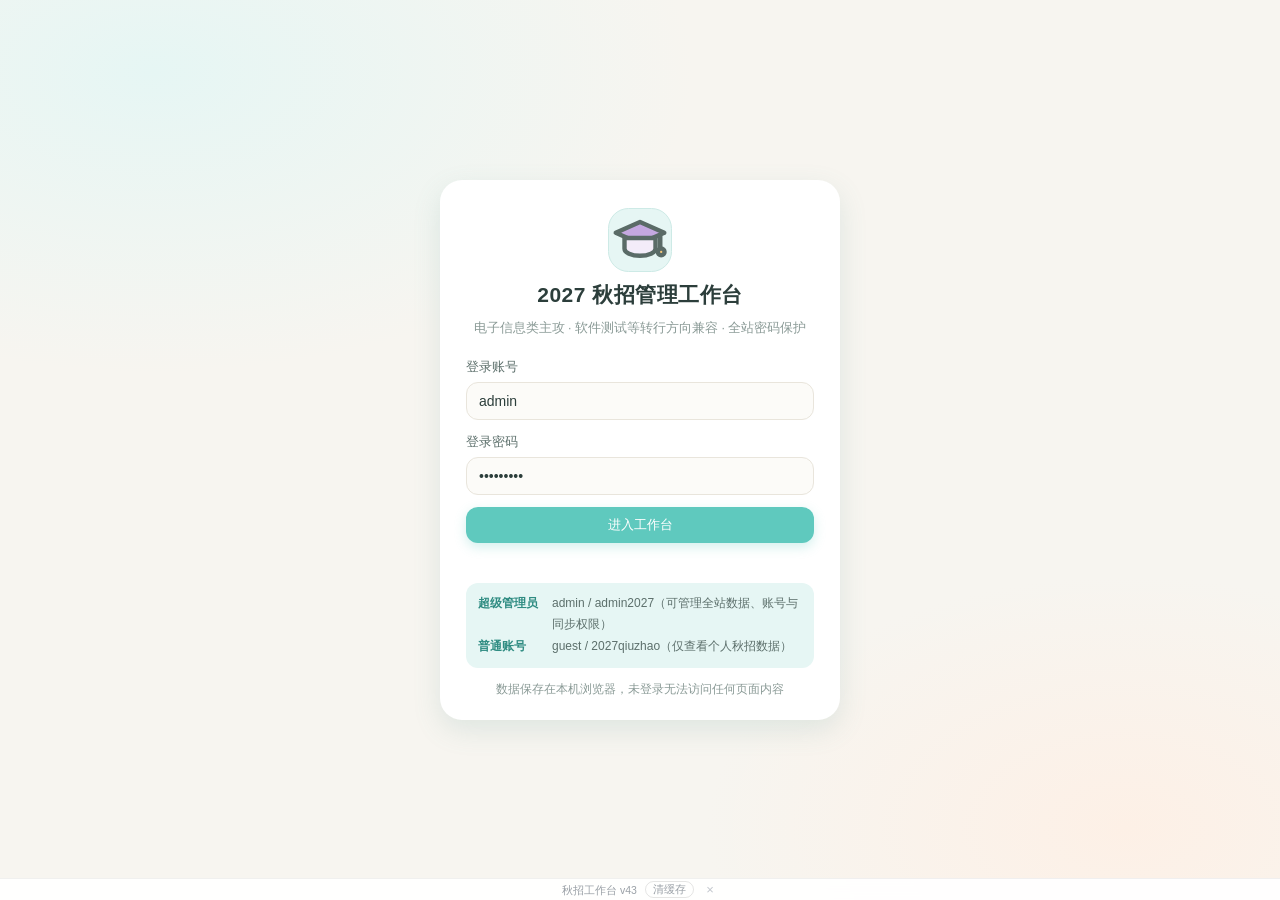
<file: index.html>
<!DOCTYPE html>
<html lang="zh-CN">
<head>
<meta charset="UTF-8">
<meta name="viewport" content="width=device-width, initial-scale=1, viewport-fit=cover">
<title>2027秋招管理工作台 · WorkBuddy</title>
<meta name="description" content="2027届秋招专属管理工作台：岗位投递、笔试、面试、简历、题库、Offer对比、待办、资源一站式管理">
<link rel="manifest" href="manifest.webmanifest">
<meta name="theme-color" content="#5FC9BE">
<meta name="apple-mobile-web-app-capable" content="yes">
<meta name="mobile-web-app-capable" content="yes">
<meta name="apple-mobile-web-app-status-bar-style" content="default">
<meta name="apple-mobile-web-app-title" content="秋招工作台">
<meta http-equiv="Cache-Control" content="no-cache, no-store, must-revalidate">
<meta http-equiv="Pragma" content="no-cache">
<meta http-equiv="Expires" content="0">
<link rel="apple-touch-icon" href="icons/icon-192.png">
<link rel="icon" type="image/png" href="icons/icon-192.png">
<link rel="stylesheet" href="styles.css?v=43">
<script>
/* 版本升级时强制清场：注销全部 Service Worker + 清空全部缓存 + 重载一次
   —— 彻底解决浏览器一直执行旧脚本导致菜单点不动的问题（只执行一次，不会循环） */
(function () {
  try {
    var V = 'v43';
    if (localStorage.getItem('qz_ver') !== V) {
      try { localStorage.setItem('qz_ver', V); } catch (e) { }
      if (window.caches && caches.keys) {
        caches.keys().then(function (ks) {
          return Promise.all(ks.map(function (k) { return caches.delete(k); }));
        }).catch(function () { });
      }
      if (navigator.serviceWorker && navigator.serviceWorker.getRegistrations) {
        navigator.serviceWorker.getRegistrations().then(function (rs) {
          rs.forEach(function (r) { r.unregister(); });
        }).catch(function () { });
      }
      if (location.search.indexOf('nc=') < 0) {
        var qs = location.search ? location.search + '&' : '?';
        location.replace(location.pathname + qs + 'nc=' + Date.now() + (location.hash || ''));
      }
    }
  } catch (e) { }
})();
</script>
</head>
<body>

<!-- 底部细提示条：显示实际加载的版本 + 清缓存入口，出错时整条变红；可点 × 隐藏 -->
<div id="verbar" class="verbar">
  <span id="verbarTxt">秋招工作台 v43</span>
  <button class="verbar-btn" onclick="return (window.QZ && QZ.hardReset) ? QZ.hardReset() : location.reload();">清缓存</button>
  <button class="verbar-x" title="隐藏这条提示（下次更新版本会重新出现）" onclick="return (window.QZ && QZ.hideVerbar) ? QZ.hideVerbar() : (document.getElementById('verbar').style.display='none');">&times;</button>
</div>

<!-- ========== 登录页 ========== -->
<div id="login" class="login-screen">
  <div class="login-bg"></div>
  <div class="login-card">
    <div class="login-head" id="loginIcon"></div>
    <h1 class="login-title">2027 秋招管理工作台</h1>
    <p class="login-sub">电子信息类主攻 · 软件测试等转行方向兼容 · 全站密码保护</p>
    <form id="loginForm" autocomplete="off" onsubmit="return (window.QZ && QZ.loginSubmit) ? QZ.loginSubmit(event) : false;">
      <label class="field">
        <span class="field-label">登录账号</span>
        <input id="loginUser" type="text" placeholder="请输入账号" value="admin" autocomplete="username">
      </label>
      <label class="field">
        <span class="field-label">登录密码</span>
        <input id="loginPass" type="password" placeholder="请输入密码" value="admin2027" autocomplete="current-password">
      </label>
      <button class="btn btn-primary btn-block" type="submit">进入工作台</button>
      <p class="login-err" id="loginErr"></p>
    </form>
    <div class="login-tips">
      <div class="tip-row"><b>超级管理员</b><span>admin / admin2027（可管理全站数据、账号与同步权限）</span></div>
      <div class="tip-row"><b>普通账号</b><span>guest / 2027qiuzhao（仅查看个人秋招数据）</span></div>
    </div>
    <p class="login-foot">数据保存在本机浏览器，未登录无法访问任何页面内容</p>
  </div>
</div>

<!-- ========== 工作台主体 ========== -->
<div id="app" class="app hidden">
  <aside id="sidebar" class="sidebar">
    <div class="brand">
      <div class="brand-icon" id="brandIcon"></div>
      <div class="brand-text">
        <strong>秋招工作台</strong>
        <span>2027 Campus Recruit</span>
      </div>
    </div>
    <nav class="nav" id="nav"></nav>
    <div class="side-foot">
      <div class="side-user" id="sideUser"></div>
      <button class="btn btn-ghost btn-sm btn-block" id="logoutBtn">退出登录</button>
    </div>
  </aside>
  <div class="scrim" id="scrim"></div>

  <main class="main">
    <header class="topbar">
      <button class="icon-btn only-mobile" id="menuBtn" aria-label="展开菜单">☰</button>
      <div class="topbar-title">
        <h1 id="pageTitle">首页总览</h1>
        <p id="pageDesc">秋招全局数据看板</p>
      </div>
      <div class="topbar-actions">
        <span class="chip" id="roleChip"></span>
        <button class="btn btn-soft btn-sm" id="syncBtn">飞书同步</button>
        <button class="btn btn-soft btn-sm" id="exportBtn">导出备份</button>
      </div>
    </header>
    <div class="content" id="content"></div>
    <footer class="foot">
      <span>WorkBuddy 秋招工作台 · 数据存于本机浏览器，建议定期导出备份</span>
      <span id="footSync" class="foot-sync"></span>
    </footer>
  </main>
</div>

<div id="modalRoot"></div>
<div id="toast" class="toast"></div>
<button id="installBtn" class="install-btn hidden">添加到手机主屏幕</button>

<!-- 常驻诊断胶囊：显示实际加载版本与错误原文，便于快速定位 -->
<div id="diag" class="diag-pill"></div>
<script>
function qzShowErr(msg) {
  if (window.QZ && QZ.paintDiag) { try { QZ.paintDiag(msg, true); } catch (e) { } }
  var vb = document.getElementById('verbarTxt'), bar = document.getElementById('verbar');
  if (vb) vb.textContent = 'v43 · ' + msg;
  if (bar) bar.style.background = '#ff4d4f';
  var d = document.getElementById('diag');
  if (d) { d.className = 'diag-pill bad'; d.style.display = 'block'; d.textContent = msg; }
}
window.addEventListener('error', function (ev) {
  qzShowErr('脚本错误：' + (ev.message || '未知') + ' @' +
    String(ev.filename || '').split('/').pop() + ':' + ev.lineno);
});
window.addEventListener('unhandledrejection', function (ev) {
  qzShowErr('异步错误：' + ((ev.reason && ev.reason.message) || ev.reason || '未知'));
});
</script>
<script src="resume-parser.js?v=43" defer></script>
<script src="resume-store.js?v=43" defer></script>
<script src="pdf-text.js?v=43" defer></script>
<script src="fit-analyzer.js?v=43" defer></script>
<script src="data.js?v=43" defer></script>
<script src="core.js?v=43" defer></script>
<script src="pages.js?v=43" defer></script>
<script>
  if ('serviceWorker' in navigator) {
    window.addEventListener('load', function () {
      navigator.serviceWorker.register('sw.js?v=43').catch(function () {});
      // 新版本 Service Worker 接管后自动刷新一次，保证总是展示最新版本
      var refreshing = false;
      navigator.serviceWorker.addEventListener('controllerchange', function () {
        if (refreshing) return;
        refreshing = true;
        window.location.reload();
      });
    });
  }
</script>
</body>
</html>
</file>
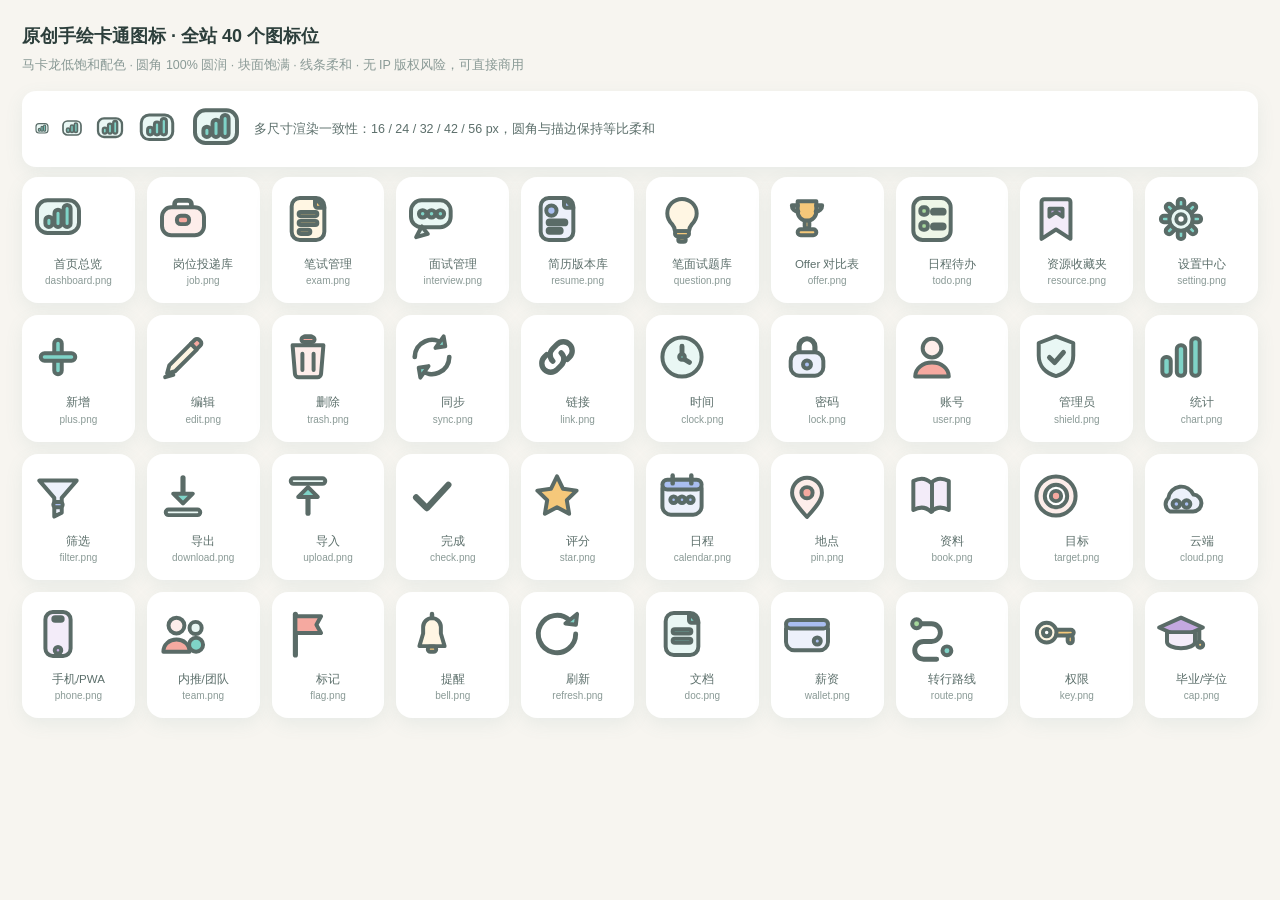
<file: icons-preview.html>
<!DOCTYPE html>
<html lang="zh-CN">
<head>
<meta charset="UTF-8">
<meta name="viewport" content="width=device-width, initial-scale=1">
<title>图标风格预览 · 秋招工作台</title>
<link rel="stylesheet" href="styles.css?v=32">
<style>
  body{padding:22px;background:var(--cream)}
  h1{font-size:18px;margin-bottom:4px}
  .sub{font-size:12.5px;color:var(--muted);margin-bottom:16px}
  .grid{display:grid;grid-template-columns:repeat(auto-fill,minmax(110px,1fr));gap:12px}
  .ic{background:#fff;border-radius:16px;box-shadow:var(--shadow);padding:14px 8px;text-align:center}
  .ic .name{font-size:11.5px;color:var(--text-2);margin-top:8px}
  .ic .key{font-size:10px;color:var(--muted)}
  .row{display:flex;gap:10px;align-items:center;background:#fff;border-radius:14px;padding:10px 12px;margin-bottom:10px;box-shadow:var(--shadow)}
</style>
</head>
<body>
<h1>原创手绘卡通图标 · 全站 40 个图标位</h1>
<p class="sub">马卡龙低饱和配色 · 圆角 100% 圆润 · 块面饱满 · 线条柔和 · 无 IP 版权风险，可直接商用</p>

<div id="bar"></div>
<div class="grid" id="g"></div>

<script src="data.js?v=32"></script>
<script>
  var labels = {
    dashboard:'首页总览', job:'岗位投递库', exam:'笔试管理', interview:'面试管理', resume:'简历版本库',
    question:'笔面试题库', offer:'Offer 对比表', todo:'日程待办', resource:'资源收藏夹', setting:'设置中心',
    plus:'新增', edit:'编辑', trash:'删除', sync:'同步', link:'链接', clock:'时间', lock:'密码',
    user:'账号', shield:'管理员', chart:'统计', filter:'筛选', download:'导出', upload:'导入',
    check:'完成', star:'评分', calendar:'日程', pin:'地点', book:'资料', target:'目标', cloud:'云端',
    phone:'手机/PWA', team:'内推/团队', flag:'标记', bell:'提醒', refresh:'刷新', doc:'文档',
    wallet:'薪资', route:'转行路线', key:'权限', cap:'毕业/学位'
  };
  var keys = QZ_DATA.ICON_KEYS;
  if (!QZ_DATA.artSvg) {
    document.getElementById('g').innerHTML =
      '<div style="grid-column:1/-1" class="empty">检测到浏览器缓存了旧版本：请按 <b>Ctrl + F5</b> 强制刷新一次即可看到最新图标（已修复自动更新机制，之后无需再手动强刷）</div>';
  } else {
  document.getElementById('g').innerHTML = keys.map(function (k) {
    return '<div class="ic">' + QZ_DATA.artSvg(k, 56) +
      '<div class="name">' + (labels[k] || k) + '</div><div class="key">' + k + '.png</div></div>';
  }).join('');
  }
  document.getElementById('bar').innerHTML = '<div class="row">' +
    [16, 24, 32, 42, 56].map(function (s) { return QZ_DATA.artSvg('dashboard', s); }).join('') +
    '<span style="font-size:12.5px;color:var(--text-2)">多尺寸渲染一致性：16 / 24 / 32 / 42 / 56 px，圆角与描边保持等比柔和</span></div>';
</script>
</body>
</html>
</file>
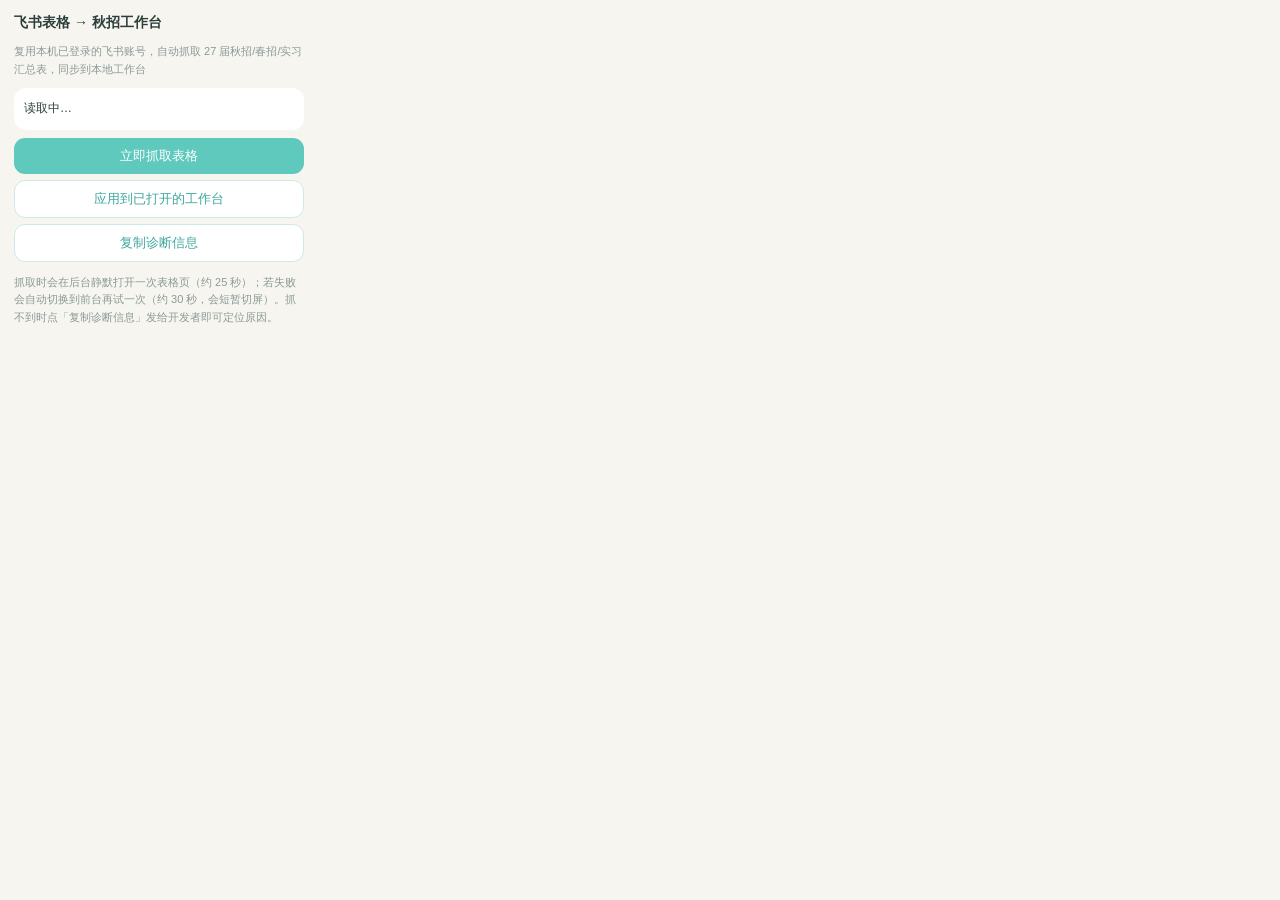
<file: feishu-bridge/popup.html>
<!DOCTYPE html>
<html lang="zh-CN">
<head>
<meta charset="UTF-8">
<style>
  body{width:290px;padding:14px;font-family:"PingFang SC","Microsoft YaHei",sans-serif;background:#F7F5F0;color:#2C3E3B;margin:0}
  h3{margin:0 0 4px;font-size:14px}
  .sub{font-size:11px;color:#8A9A96;line-height:1.6;margin-bottom:10px}
  .row{background:#fff;border-radius:12px;padding:10px;font-size:12px;margin-bottom:8px;line-height:1.8}
  button{width:100%;padding:9px;border:none;border-radius:11px;background:#5FC9BE;color:#fff;font-size:13px;cursor:pointer;margin-bottom:6px}
  button.ghost{background:#fff;color:#3FA79C;border:1px solid #CDEAE6}
  .tip{font-size:11px;color:#8A9A96;line-height:1.6;margin-top:6px}
</style>
</head>
<body>
<h3>飞书表格 → 秋招工作台</h3>
<p class="sub">复用本机已登录的飞书账号，自动抓取 27 届秋招/春招/实习汇总表，同步到本地工作台</p>
<div class="row" id="state">读取中…</div>
<button id="sync">立即抓取表格</button>
<button id="push" class="ghost">应用到已打开的工作台</button>
<button id="copy" class="ghost">复制诊断信息</button>
<p class="tip">抓取时会在后台静默打开一次表格页（约 25 秒）；若失败会自动切换到前台再试一次（约 30 秒，会短暂切屏）。抓不到时点「复制诊断信息」发给开发者即可定位原因。</p>
<script src="popup.js"></script>
</body>
</html>
</file>
<file: styles.css>
/* =======================================================
   2027 秋招管理工作台 · 全局样式
   配色方案 B：浅青主色 + 米白背景 + 纯白卡片（低饱和清爽）
   ======================================================= */
:root{
  --teal:#5FC9BE;
  --teal-deep:#3FA79C;
  --teal-dark:#2F8C82;
  --teal-soft:#E6F6F4;
  --teal-line:#CDEAE6;

  --cream:#F7F5F0;
  --cream-2:#F1EEE7;
  --card:#FFFFFF;

  --text:#2C3E3B;
  --text-2:#5C6F6B;
  --muted:#8A9A96;
  --border:#E9E5DC;

  --red:#FF8A7A;      /* 柔和珊瑚红 */
  --yellow:#FFD79A;   /* 暖黄 */
  --skin:#FFE3C4;
  --ink:#3A3226;

  --ok:#4CAF9B;
  --warn:#E9A23B;
  --danger:#E4725F;
  --info:#6BA8E8;

  --radius:18px;
  --radius-sm:12px;
  --shadow:0 6px 18px rgba(95,150,143,.10);
  --shadow-hi:0 10px 28px rgba(95,150,143,.16);
  --sidebar-w:236px;
  --sidebar-w-m:74px;
}

*{box-sizing:border-box;-webkit-tap-highlight-color:transparent}
html,body{margin:0;padding:0}
body{
  font-family:"PingFang SC","Microsoft YaHei","Hiragino Sans GB","Helvetica Neue",Arial,sans-serif;
  background:var(--cream);
  color:var(--text);
  font-size:14px;
  line-height:1.6;
  -webkit-font-smoothing:antialiased;
}
h1,h2,h3,h4,p{margin:0}
ul{margin:0;padding:0;list-style:none}
a{color:var(--teal-dark);text-decoration:none}
button,input,select,textarea{font-family:inherit;font-size:14px;color:inherit}
.hidden{display:none !important}
img,svg{display:block}

/* 分页条 */
.pager{
  display:flex;flex-wrap:wrap;align-items:center;justify-content:center;gap:10px;
  margin-top:14px;padding:10px;background:#f7fbfa;border:1px solid var(--border);border-radius:12px;
}
.pager .btn:disabled{opacity:.45;cursor:not-allowed}
.pager select{padding:3px 6px;border:1px solid var(--border);border-radius:6px;background:#fff;color:var(--text-2)}

/* 菜单项改为锚点后：去掉下划线、继承配色 */
a.nav-item{text-decoration:none;color:var(--text-2)}
a.nav-item:hover{text-decoration:none}
a.nav-item.active{color:var(--teal-dark)}

/* 常驻版本条：屏幕最底部一条极细的浅色提示，平时不抢视线，出错时才变红 */
.verbar{
  position:fixed;left:0;right:0;bottom:0;z-index:99999;height:22px;
  display:flex;align-items:center;justify-content:center;gap:8px;
  padding:0 10px;background:rgba(255,255,255,.92);color:#9AA0A6;
  font-size:10.5px;line-height:22px;white-space:nowrap;
  border-top:1px solid rgba(0,0,0,.06);backdrop-filter:blur(4px);
}
.verbar #verbarTxt{flex:0 1 auto;min-width:0;overflow:hidden;text-overflow:ellipsis}
.verbar-btn{
  flex:0 0 auto;height:17px;padding:0 7px;border:1px solid rgba(0,0,0,.1);border-radius:9px;
  background:transparent;color:#9AA0A6;font-size:10.5px;cursor:pointer;line-height:1;
}
.verbar-btn:hover{color:var(--teal-dark);border-color:var(--teal)}
.verbar-x{
  flex:0 0 auto;width:16px;height:16px;padding:0;margin:0;line-height:14px;
  border:none;background:transparent;color:#C2C6CC;font-size:13px;cursor:pointer;
}
.verbar-x:hover{color:#666}
.verbar.bad{background:#ff4d4f;color:#fff;border-top-color:#ff4d4f}
.verbar.bad .verbar-btn,.verbar.bad .verbar-x{color:#fff;border-color:rgba(255,255,255,.6)}
body{padding-bottom:24px}

/* 常驻诊断胶囊：右下角显示版本号 / 错误原文 */
.diag-pill{
  display:none;position:fixed;right:12px;bottom:12px;z-index:9999;
  max-width:78vw;word-break:break-all;
  padding:6px 14px;border-radius:20px;font-size:12px;line-height:1.5;
  color:#fff;background:rgba(95,201,190,.94);
  box-shadow:0 6px 18px rgba(0,0,0,.18);pointer-events:none;
}
.diag-pill.bad{background:#ff4d4f}

/* ---------------- 登录页 ---------------- */
.login-screen{
  position:fixed;inset:0;z-index:100;
  display:flex;align-items:center;justify-content:center;padding:20px;
  background:
    radial-gradient(900px 500px at 12% 8%, #E6F6F4 0%, transparent 60%),
    radial-gradient(700px 420px at 88% 92%, #FDF0E6 0%, transparent 60%),
    var(--cream);
  overflow:auto;
}
.login-card{
  width:100%;max-width:400px;background:var(--card);
  border-radius:22px;box-shadow:var(--shadow-hi);
  padding:28px 26px 22px;position:relative;z-index:2;
}
.login-head{display:flex;justify-content:center;margin-bottom:6px}
.login-title{font-size:21px;text-align:center;letter-spacing:.5px}
.login-sub{margin:6px 0 18px;text-align:center;color:var(--muted);font-size:12.5px;line-height:1.7}
.field{display:block;margin-bottom:12px}
.field-label{display:block;font-size:12.5px;color:var(--text-2);margin-bottom:5px}
.field input,.field select,.field textarea{
  width:100%;padding:10px 12px;border:1px solid var(--border);border-radius:var(--radius-sm);
  background:#FCFBF8;outline:none;transition:.18s;
}
.field input:focus,.field select:focus,.field textarea:focus{
  border-color:var(--teal);background:#fff;box-shadow:0 0 0 3px rgba(95,201,190,.14)
}
.login-err{color:var(--danger);font-size:12.5px;min-height:18px;margin-top:8px;text-align:center}
.login-tips{margin-top:14px;background:var(--teal-soft);border-radius:var(--radius-sm);padding:10px 12px}
.tip-row{display:flex;gap:8px;font-size:12px;color:var(--text-2);line-height:1.8}
.tip-row b{flex:0 0 66px;color:var(--teal-dark)}
.login-foot{margin-top:12px;font-size:11.5px;color:var(--muted);text-align:center}

/* ---------------- 布局 ---------------- */
.app{display:flex;min-height:100vh}
.sidebar{
  position:fixed;top:0;left:0;bottom:0;width:var(--sidebar-w);z-index:40;
  background:linear-gradient(180,#FFFFFF 0%,#FBFDFC 100%);
  border-right:1px solid var(--border);
  display:flex;flex-direction:column;
}
.brand{display:flex;align-items:center;gap:10px;padding:16px 14px;border-bottom:1px solid var(--border)}
.brand-icon{flex:0 0 40px}
.brand-text strong{display:block;font-size:14.5px;letter-spacing:.3px}
.brand-text span{display:block;font-size:10.5px;color:var(--muted);letter-spacing:.4px}
.nav{flex:1;overflow-y:auto;padding:10px 8px 14px}
.nav-item{
  display:flex;align-items:center;gap:10px;width:100%;
  padding:8px 10px;margin-bottom:4px;border:none;border-radius:14px;
  background:transparent;cursor:pointer;text-align:left;transition:.16s;color:var(--text-2);
}
.nav-item:hover{background:var(--teal-soft);color:var(--teal-dark)}
.nav-item.active{background:var(--teal-soft);color:var(--teal-dark);box-shadow:inset 0 0 0 1px var(--teal-line)}
.nav-item.active .nav-text strong{color:var(--teal-dark)}
.nav-text strong{display:block;font-size:13.5px;color:var(--text);font-weight:600}
.nav-text span{display:block;font-size:10.5px;color:var(--muted)}
.nav-badge{
  margin-left:auto;min-width:20px;height:20px;padding:0 6px;border-radius:10px;
  background:var(--red);color:#fff;font-size:11px;display:flex;align-items:center;justify-content:center;
}
.side-foot{padding:10px;border-top:1px solid var(--border)}
.side-user{
  display:flex;align-items:center;gap:8px;padding:6px 8px;margin-bottom:8px;
  background:var(--cream);border-radius:12px;
}
.side-user .su-name{font-size:12.5px;font-weight:600;line-height:1.3}
.side-user .su-role{font-size:10.5px;color:var(--muted)}

.main{flex:1;margin-left:var(--sidebar-w);min-width:0;display:flex;flex-direction:column}
.topbar{
  position:sticky;top:0;z-index:30;
  display:flex;align-items:center;gap:12px;
  padding:14px 22px;background:rgba(247,245,240,.94);
  backdrop-filter:blur(8px);border-bottom:1px solid var(--border);
}
.topbar-title h1{font-size:18px;letter-spacing:.3px}
.topbar-title p{font-size:12px;color:var(--muted);margin-top:1px}
.topbar-actions{margin-left:auto;display:flex;align-items:center;gap:8px}
.content{padding:18px 22px 26px;flex:1}
.foot{
  padding:12px 22px 18px;display:flex;justify-content:space-between;gap:10px;
  font-size:11.5px;color:var(--muted);border-top:1px solid var(--border);flex-wrap:wrap;
}
.foot-sync{color:var(--teal-dark)}
.scrim{display:none}

/* ---------------- 卡片规范 ---------------- */
.grid{display:grid;gap:14px}
.grid-4{grid-template-columns:repeat(4,minmax(0,1fr))}
.grid-3{grid-template-columns:repeat(3,minmax(0,1fr))}
.grid-2{grid-template-columns:repeat(2,minmax(0,1fr))}
.grid-6{grid-template-columns:repeat(6,minmax(0,1fr))}
.grid-q{grid-template-columns:minmax(0,1fr) 320px}

.card{
  background:var(--card);border-radius:var(--radius);box-shadow:var(--shadow);
  padding:16px 16px 16px;display:flex;flex-direction:column;gap:12px;
}
.card-head{display:flex;align-items:flex-start;gap:11px}
.card-icon{flex:0 0 42px}
.card-titles{min-width:0;flex:1}
.card-title{font-size:14.5px;font-weight:600;letter-spacing:.2px}
.card-desc{font-size:12px;color:var(--muted);margin-top:2px;line-height:1.6}
.card-tools{margin-left:auto;display:flex;gap:6px;flex-wrap:wrap;justify-content:flex-end}
.card-body{font-size:13px;color:var(--text-2)}
/* 图标层：自定义图片优先 + 原创手绘卡通图标回退 */
.nx-icon-img{
  position:relative;display:inline-flex;align-items:center;justify-content:center;flex:0 0 auto;
  border-radius:32%;background:var(--teal-soft);border:1.5px solid var(--teal-line);
  overflow:hidden;line-height:1;vertical-align:middle;
}
.nx-icon-img img{width:88%;height:88%;object-fit:contain;display:block}
.nx-icon-img.tiny{background:transparent;border:none;border-radius:0;overflow:visible}
.nx-icon-img.tiny img{width:100%;height:100%}
.nx-fb{display:none;align-items:center;justify-content:center;width:100%;height:100%}

.stat-card{padding:14px}
.stat-value{font-size:26px;font-weight:700;color:var(--teal-dark);line-height:1.2}
.stat-label{font-size:12px;color:var(--text-2);margin-top:2px}
.stat-sub{font-size:11px;color:var(--muted);margin-top:4px}
.stat-bar{height:6px;border-radius:4px;background:var(--teal-soft);overflow:hidden;margin-top:8px}
.stat-bar i{display:block;height:100%;background:linear-gradient(90deg,var(--teal),var(--teal-deep));border-radius:4px}

.kv{display:grid;grid-template-columns:auto 1fr;gap:6px 12px;font-size:12.5px}
.kv dt{color:var(--muted)}
.kv dd{margin:0;color:var(--text);word-break:break-all}

/* ---------------- 组件 ---------------- */
.btn{
  border:1px solid transparent;border-radius:12px;padding:8px 14px;cursor:pointer;
  background:var(--teal-soft);color:var(--teal-dark);font-size:13px;transition:.16s;
  display:inline-flex;align-items:center;gap:6px;justify-content:center;
}
.btn:hover{filter:brightness(.97)}
.btn-primary{background:var(--teal);color:#fff;box-shadow:0 4px 12px rgba(95,201,190,.28)}
.btn-primary:hover{background:var(--teal-deep)}
.btn-soft{background:var(--teal-soft);color:var(--teal-dark)}
.btn-ghost{background:#fff;border-color:var(--border);color:var(--text-2)}
.btn-danger{background:#FDEDEA;color:var(--danger)}
.btn-sm{padding:6px 10px;font-size:12px;border-radius:10px}
.btn-block{width:100%}
.btn:disabled{opacity:.5;cursor:not-allowed}
.icon-btn{
  width:34px;height:34px;border-radius:10px;border:1px solid var(--border);
  background:#fff;cursor:pointer;font-size:15px;line-height:1;color:var(--text-2);
}
.only-mobile{display:none}

.chip{
  display:inline-flex;align-items:center;gap:5px;padding:4px 10px;border-radius:20px;
  background:var(--teal-soft);color:var(--teal-dark);font-size:11.5px;white-space:nowrap;
}
.chip.gray{background:var(--cream-2);color:var(--text-2)}
.chip.red{background:#FDEDEA;color:var(--danger)}
.chip.yellow{background:#FFF4E0;color:#B8801F}
.chip.green{background:#E7F6F1;color:var(--ok)}
.chip.blue{background:#E9F1FB;color:#3E7CC4}
.tag{display:inline-block;padding:2px 8px;border-radius:8px;background:var(--cream-2);color:var(--text-2);font-size:11px;margin:2px 4px 2px 0}

.table-wrap{overflow-x:auto;border-radius:var(--radius-sm);border:1px solid var(--border)}
table{width:100%;border-collapse:collapse;font-size:12.5px;min-width:640px}
th,td{padding:9px 10px;text-align:left;border-bottom:1px solid var(--border);vertical-align:top}
th{background:var(--cream);color:var(--text-2);font-weight:600;white-space:nowrap;position:sticky;top:0}
tbody tr:hover{background:#FCFBF8}
td .nowrap{white-space:nowrap}

.list{display:flex;flex-direction:column;gap:9px}
.list-item{
  display:flex;gap:10px;align-items:flex-start;padding:10px 12px;
  background:var(--cream);border-radius:var(--radius-sm);border:1px solid transparent;
}
.list-item:hover{border-color:var(--teal-line)}
.list-item .li-main{flex:1;min-width:0}
.list-item .li-title{font-size:13px;font-weight:600;color:var(--text);display:flex;align-items:center;gap:6px;flex-wrap:wrap}
.list-item .li-sub{font-size:11.5px;color:var(--muted);margin-top:3px;line-height:1.7}
.list-item.done .li-title{text-decoration:line-through;color:var(--muted)}

.empty{
  padding:26px;text-align:center;color:var(--muted);font-size:12.5px;
  background:var(--cream);border-radius:var(--radius-sm);border:1px dashed var(--border);
}
.toolbar{display:flex;gap:8px;flex-wrap:wrap;align-items:center}
.toolbar select,.toolbar input{
  padding:7px 10px;border:1px solid var(--border);border-radius:10px;background:#fff;outline:none;font-size:12.5px;
}
.toolbar select:focus,.toolbar input:focus{border-color:var(--teal)}
.filters{padding:12px 14px;background:var(--cream);border-radius:var(--radius-sm);display:flex;gap:8px;flex-wrap:wrap;align-items:center}
.filters label{font-size:12px;color:var(--text-2)}

.progress{height:8px;background:var(--teal-soft);border-radius:6px;overflow:hidden}
.progress i{display:block;height:100%;background:linear-gradient(90deg,var(--teal),var(--teal-deep))}

.timeline{position:relative;padding-left:18px}
.timeline::before{content:"";position:absolute;left:5px;top:6px;bottom:6px;width:2px;background:var(--teal-line)}
.tl-item{position:relative;padding:0 0 14px}
.tl-item::before{
  content:"";position:absolute;left:-17px;top:5px;width:10px;height:10px;border-radius:50%;
  background:#fff;border:2px solid var(--teal);
}
.tl-item .tl-title{font-size:13px;font-weight:600}
.tl-item .tl-sub{font-size:11.5px;color:var(--muted)}

.note{
  background:#FFF9EF;border:1px solid #F3E4C8;border-radius:var(--radius-sm);
  padding:11px 13px;font-size:12.5px;color:#7A5C2E;line-height:1.8;
}
.note.teal{background:var(--teal-soft);border-color:var(--teal-line);color:var(--teal-dark)}
.note.yellow{background:#FFF6E0;border-color:#F0CE7A;color:#7A5310}
.note b{color:inherit}

.acc-title{font-size:13px;font-weight:600;cursor:pointer;display:flex;align-items:center;gap:8px;padding:8px 0}
.acc-body{font-size:12.5px;color:var(--text-2);line-height:1.9;padding:0 0 8px}

.sub-card{background:var(--cream);border-radius:var(--radius-sm);padding:12px}
.sub-card h4{font-size:12.5px;margin-bottom:6px;color:var(--text)}

.score-row{display:flex;align-items:center;gap:8px;margin-bottom:6px;font-size:12px}
.score-row .sr-name{flex:0 0 62px;color:var(--text-2)}
.score-row .sr-bar{flex:1;height:7px;background:var(--teal-soft);border-radius:5px;overflow:hidden}
.score-row .sr-bar i{display:block;height:100%;background:var(--teal)}
.score-row .sr-val{flex:0 0 30px;text-align:right;color:var(--teal-dark);font-weight:600}

.mini-stat{display:flex;justify-content:space-between;padding:6px 0;border-bottom:1px dashed var(--border);font-size:12.5px}
.mini-stat:last-child{border-bottom:none}
.mini-stat b{color:var(--teal-dark)}

/* ---------------- 模态框 ---------------- */
.modal-mask{
  position:fixed;inset:0;background:rgba(44,62,59,.42);z-index:80;
  display:flex;align-items:flex-start;justify-content:center;padding:24px 14px;overflow:auto;
}
.modal{
  width:100%;max-width:560px;background:#fff;border-radius:20px;box-shadow:var(--shadow-hi);
  padding:20px;animation:pop .18s ease;
}
@keyframes pop{from{transform:translateY(8px);opacity:0}to{transform:none;opacity:1}}
.modal h3{font-size:16px;margin-bottom:4px}
.modal .modal-desc{font-size:12px;color:var(--muted);margin-bottom:14px}
.modal-grid{display:grid;grid-template-columns:1fr 1fr;gap:10px}
.modal-grid .full{grid-column:1/-1}
.modal-foot{display:flex;gap:8px;justify-content:flex-end;margin-top:16px}

.toast{
  position:fixed;left:50%;bottom:28px;transform:translateX(-50%) translateY(20px);
  background:var(--text);color:#fff;padding:10px 18px;border-radius:22px;font-size:13px;
  opacity:0;pointer-events:none;transition:.22s;z-index:120;max-width:88vw;text-align:center;
}
.toast.show{opacity:1;transform:translateX(-50%) translateY(0)}

.install-btn{
  position:fixed;right:16px;bottom:16px;z-index:90;border:none;border-radius:22px;
  background:var(--teal);color:#fff;padding:11px 18px;font-size:13px;cursor:pointer;
  box-shadow:0 8px 22px rgba(95,201,190,.36);
}

/* ---------------- 响应式：手机端保持同结构 ---------------- */
@media (max-width:900px){
  .grid-4,.grid-6{grid-template-columns:repeat(2,minmax(0,1fr))}
  .grid-3{grid-template-columns:repeat(2,minmax(0,1fr))}
  .grid-q{grid-template-columns:1fr}
}
@media (max-width:820px){
  :root{--sidebar-w:74px}
  .sidebar{width:var(--sidebar-w)}
  .main{margin-left:var(--sidebar-w)}
  .brand{padding:12px 8px;justify-content:center;flex-direction:column;gap:4px;text-align:center}
  .brand-text{display:none}
  .nav{padding:8px 6px}
  .nav-item{flex-direction:column;gap:3px;padding:7px 2px;border-radius:12px;align-items:center;text-align:center}
  .nav-text strong{font-size:10.5px}
  .nav-text span{display:none}
  .nav-badge{position:absolute;margin:0;transform:translate(14px,-6px);font-size:10px;min-width:16px;height:16px}
  .nav-item{position:relative}
  .side-foot{padding:8px 6px}
  .side-user{flex-direction:column;gap:2px;padding:6px 2px;text-align:center}
  .side-user .su-name{font-size:11px}
  .side-user .su-role{font-size:9.5px}
  .side-foot .btn{font-size:11px;padding:5px 4px}
  .only-mobile{display:inline-flex}
  .topbar{padding:10px 12px;gap:8px}
  .topbar-title h1{font-size:15.5px}
  .topbar-title p{display:none}
  .topbar-actions{gap:6px}
  .topbar-actions .btn{padding:6px 8px;font-size:11.5px}
  #roleChip{display:none}
  #exportBtn{display:none}
  .content{padding:12px 12px 20px}
  .grid-2,.grid-3{grid-template-columns:1fr}
  .grid-4,.grid-6{grid-template-columns:repeat(2,minmax(0,1fr))}
  .grid-q{grid-template-columns:1fr}
  .card{padding:14px 12px;border-radius:16px}
  .modal-grid{grid-template-columns:1fr}
  .foot{padding:10px 12px 16px;font-size:11px}
}
/* 手机端菜单抽屉（展开态，结构不变，仅加宽显示文字） */
.sidebar.open{width:236px;box-shadow:var(--shadow-hi)}
.sidebar.open .brand{flex-direction:row;text-align:left;justify-content:flex-start}
.sidebar.open .brand-text{display:block}
.sidebar.open .nav-item{flex-direction:row;text-align:left;align-items:center;padding:8px 10px}
.sidebar.open .nav-text span{display:block}
.sidebar.open .nav-text strong{font-size:13.5px}
.sidebar.open .nav-badge{position:static;transform:none}
.sidebar.open .side-user{flex-direction:row;text-align:left}
@media (max-width:820px){
  .sidebar.open ~ .scrim{display:block}
}
.scrim{position:fixed;inset:0;background:rgba(44,62,59,.35);z-index:35}
</file>
